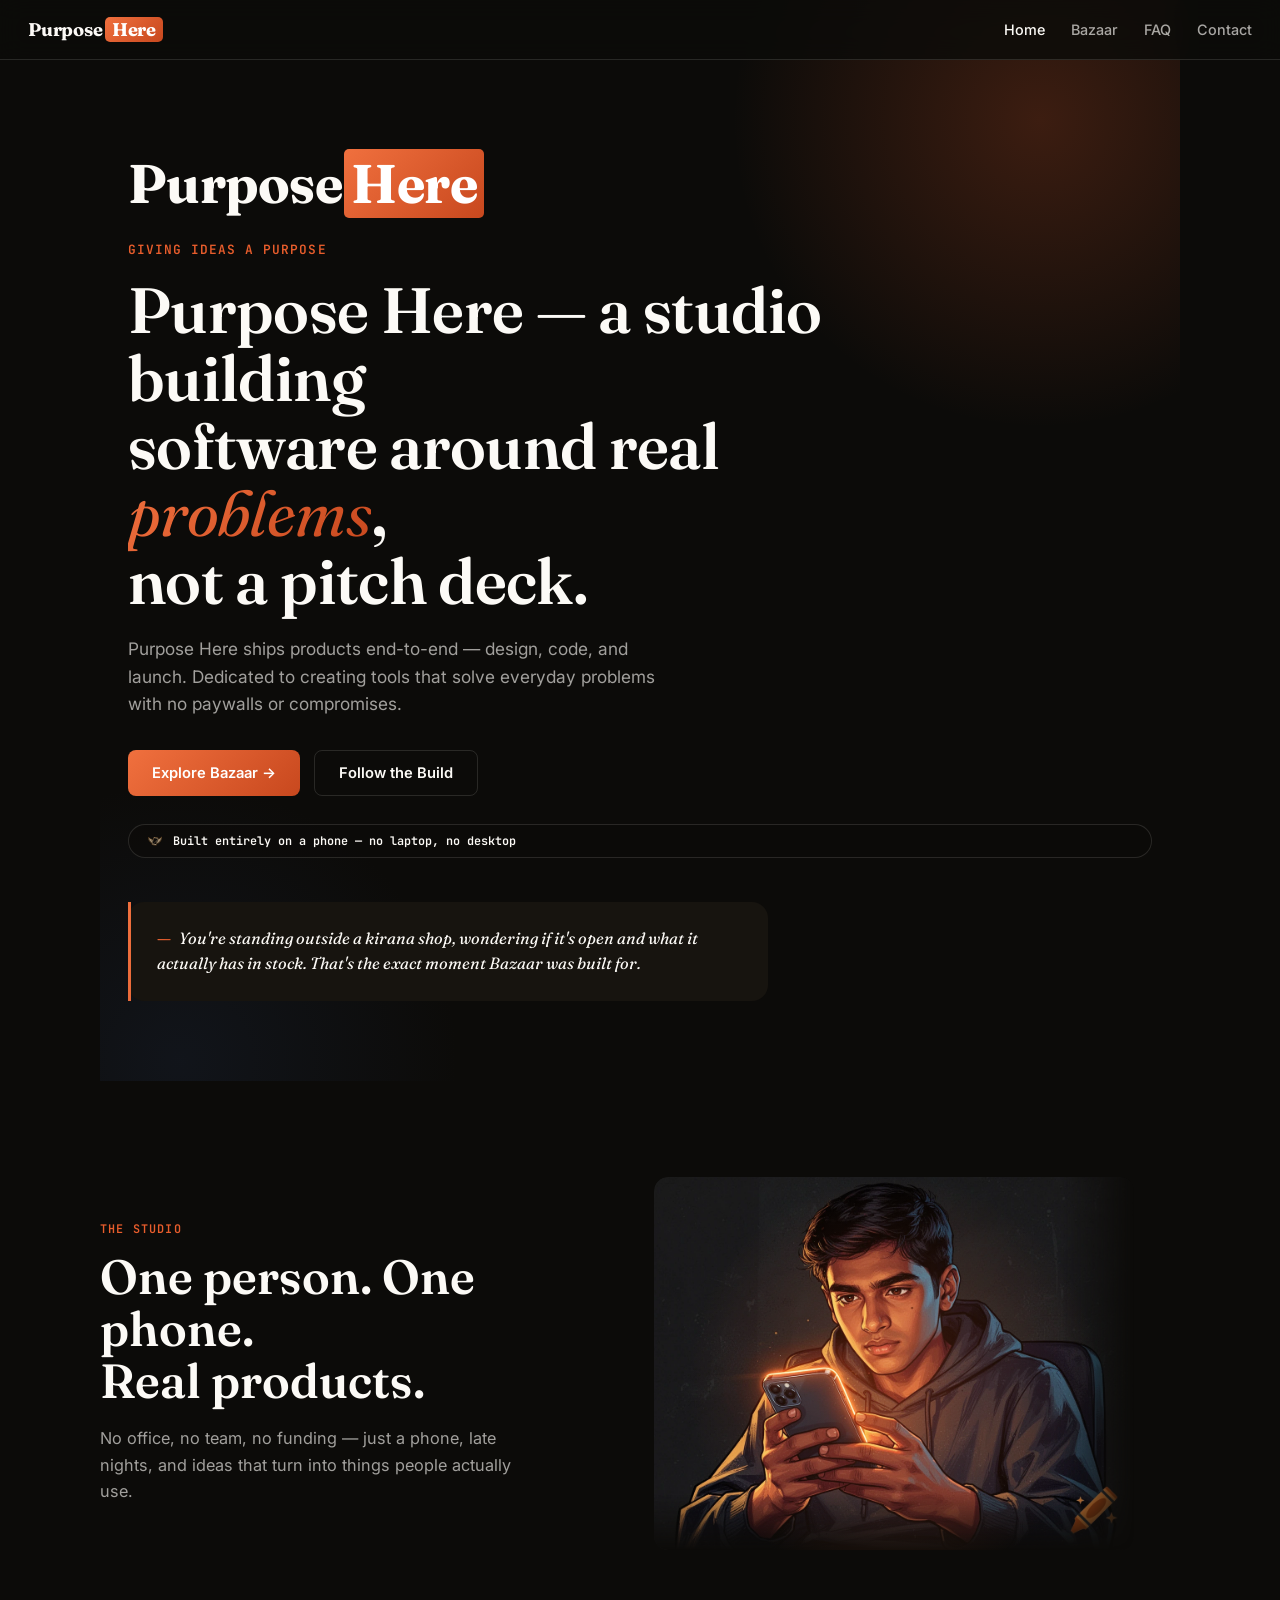
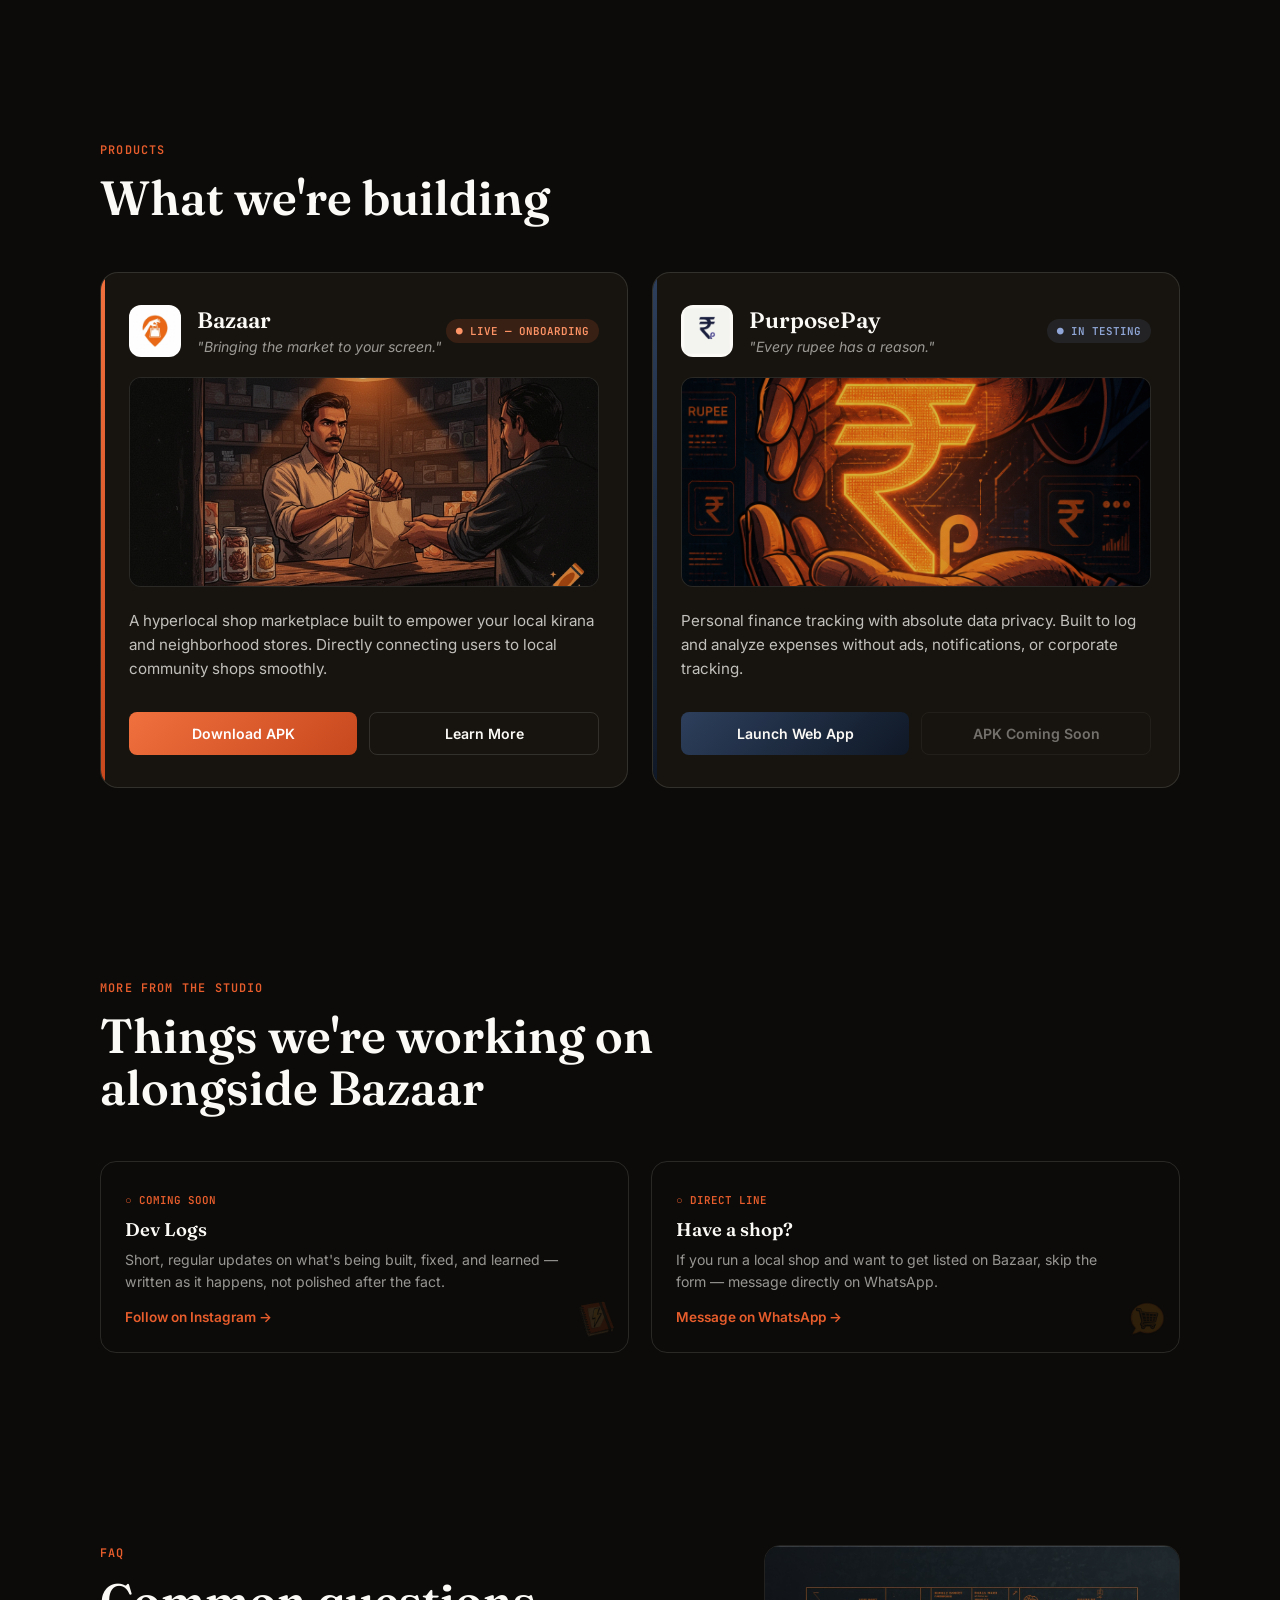
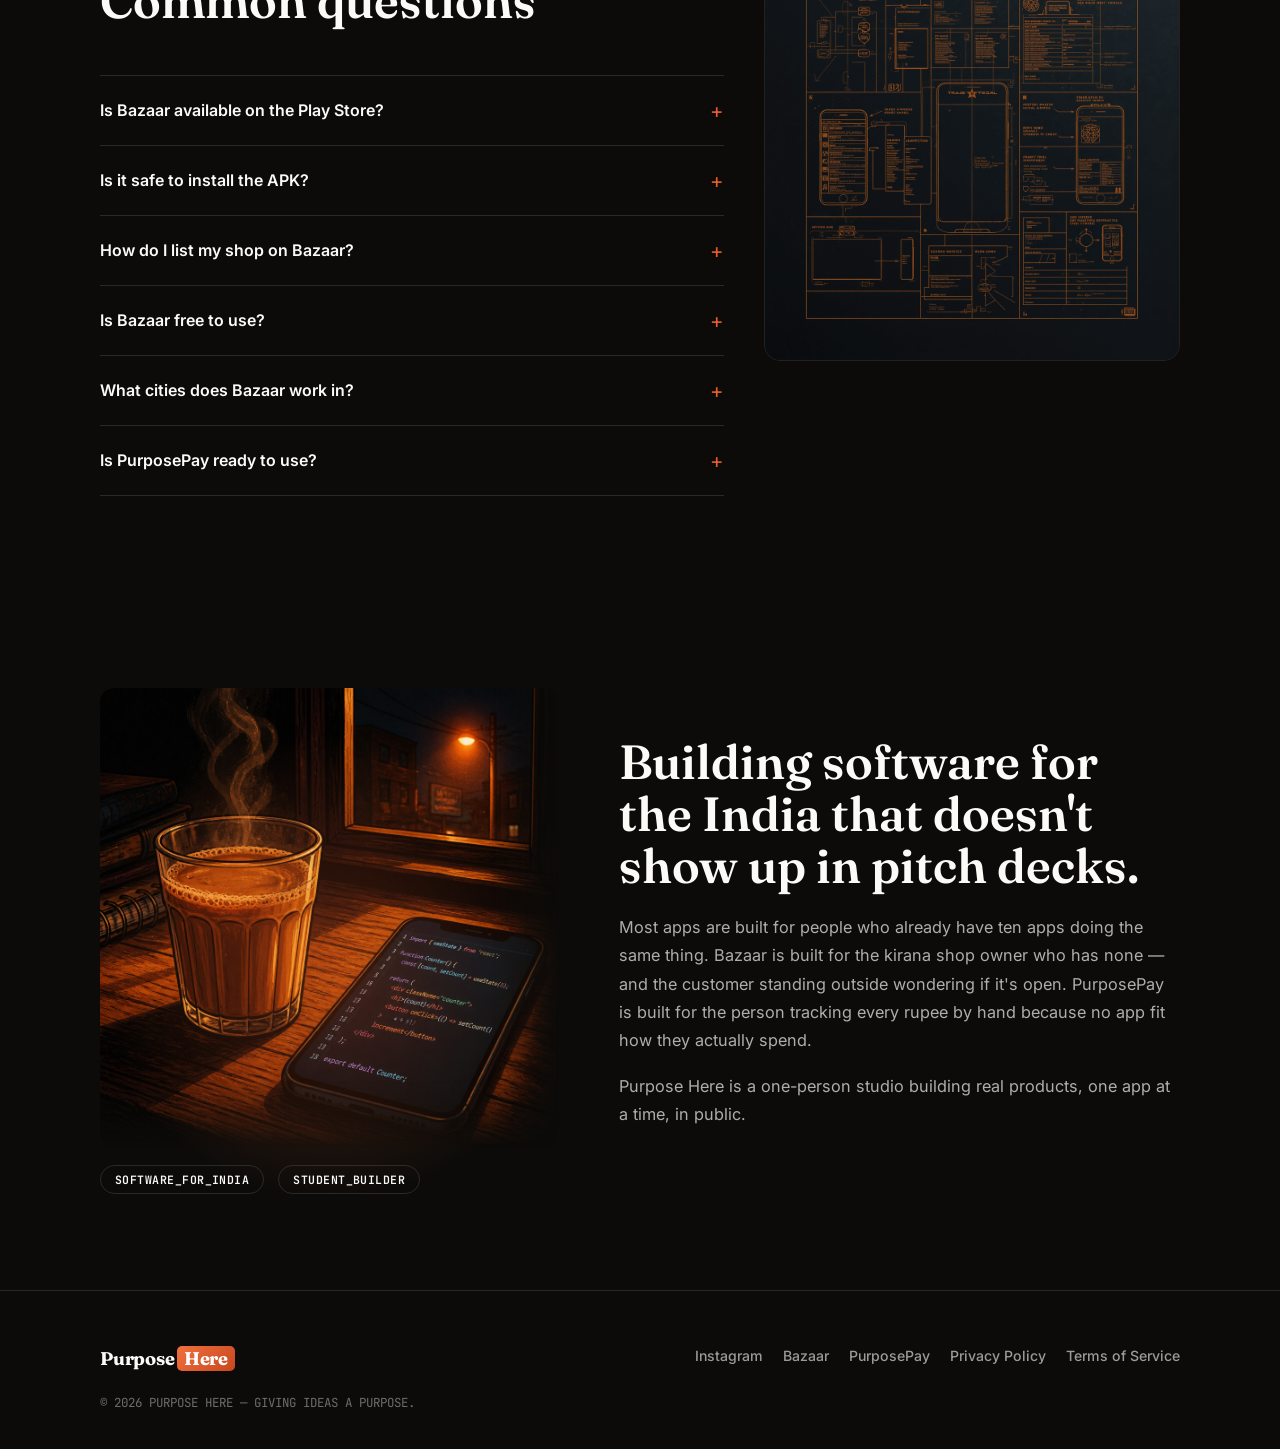
<file: index.html>
<!DOCTYPE html>
<html lang="en">
<head>
<meta charset="UTF-8">
<meta name="viewport" content="width=device-width, initial-scale=1.0">
<title>Purpose Here — Studio</title>
<link rel="icon" href="icon.png">
<link rel="manifest" href="manifest.json">
<meta name="theme-color" content="#0C0B09">
<link rel="apple-touch-icon" href="icon.png">
<meta name="description" content="Purpose Here — a one-person studio shipping real software. Bazaar is live. PurposePay is in testing.">
<meta property="og:title" content="Purpose Here">
<meta property="og:image" content="https://purposehere.is-a.dev/ph-icon.png">
<meta property="og:description" content="A one-person studio building real software, one product at a time — Bazaar and PurposePay.">
<link rel="preconnect" href="https://fonts.googleapis.com">
<link rel="preconnect" href="https://fonts.gstatic.com" crossorigin>
<link href="https://fonts.googleapis.com/css2?family=Fraunces:opsz,wght@9..144,400..900&family=Inter:wght@400;500;600;700&family=JetBrains+Mono:wght@400;500;600&display=swap" rel="stylesheet">
<link rel="stylesheet" href="styles.css">
<style>
  /* Core Hero Layout Updates */
  .hero {
    min-height: auto; display: flex; flex-direction: column; justify-content: center;
    padding: 150px 28px 80px; max-width: 1080px; margin: 0 auto; position: relative;
    overflow: hidden;
  }
  .hero::before {
    content: ""; position: absolute; top: -200px; right: -180px; width: 640px; height: 640px;
    background: radial-gradient(circle, rgba(232,93,44,0.22) 0%, rgba(232,93,44,0) 68%);
    pointer-events: none; z-index: 0;
  }
  .hero::after {
    content: ""; position: absolute; bottom: -260px; left: -200px; width: 560px; height: 560px;
    background: radial-gradient(circle, rgba(27,38,59,0.35) 0%, rgba(27,38,59,0) 70%);
    pointer-events: none; z-index: 0;
  }
  .hero > * { position: relative; z-index: 1; }
  .hero-banner {
    font-family: 'Fraunces', serif; font-weight: 700; font-size: clamp(2.2rem, 6vw, 3.4rem);
    margin-bottom: 24px; letter-spacing: -0.01em; color: var(--paper);
  }
  .ph-tagline {
    font-family: 'JetBrains Mono', monospace; font-size: 0.8rem; font-weight: 600;
    color: var(--orange); text-transform: uppercase; letter-spacing: 0.08em; margin-bottom: 18px;
  }
  .hero h1 {
    font-family: 'Fraunces', serif; font-weight: 600; color: var(--paper);
    font-size: clamp(2.2rem, 5.4vw, 4rem); line-height: 1.06; letter-spacing: -0.01em; max-width: 760px;
  }
  .hero h1 em { font-style: italic; font-weight: 400; background: var(--grad-orange); -webkit-background-clip: text; background-clip: text; color: transparent; }
  .hero p.sub { margin-top: 20px; font-size: 1.08rem; line-height: 1.6; max-width: 540px; color: var(--paper); opacity: 0.62; }
  .hero-cta { margin-top: 32px; display: flex; gap: 14px; flex-wrap: wrap; }

  /* छोटा स्पॉट इलस्ट्रेशन (Badge) - हीरो सेक्शन के लिए */
  .device-badge {
    display: inline-flex; align-items: center; gap: 10px; margin-top: 28px;
    font-family: 'JetBrains Mono', monospace; font-size: 0.74rem; font-weight: 600;
    border: 1px solid var(--line); border-radius: 100px; padding: 8px 18px; color: var(--paper);
    background: rgba(12,11,9,0.6); position: relative;
  }
  .device-badge::before {
    content: ""; display: inline-block; width: 16px; height: 16px;
    background: url('small-badge.png') no-repeat center/contain; opacity: 0.8;
  }

  .scenario {
    margin-top: 44px; padding: 24px 26px; border-radius: 16px;
    background: var(--surface); border-left: 3px solid;
    border-image: var(--grad-orange) 1; color: var(--paper);
    font-family: 'Fraunces', serif; font-style: italic; font-size: 1.02rem; line-height: 1.55;
    max-width: 640px; position: relative;
  }
  .scenario::before { content: "—"; background: var(--grad-orange); -webkit-background-clip: text; background-clip: text; color: transparent; font-style: normal; font-weight: 700; margin-right: 8px; }

  /* Studio Layout with Rockstar Art Integration */
  .builder-wrap {
    display: grid; grid-template-columns: 0.9fr 1.1fr; gap: 40px; align-items: center;
  }
  @media (max-width: 860px) { .builder-wrap { grid-template-columns: 1fr; gap: 20px; } }
  .builder-p { margin-top: 18px; font-size: 1.02rem; line-height: 1.65; opacity: 0.62; max-width: 420px; color: var(--paper); }
  
  .builder-scene {
    width: 100%; max-width: 480px; margin: 0 auto; opacity: 0; transform: translateY(24px) scale(0.96);
    transition: opacity .9s ease, transform .9s ease;
  }
  .builder-scene.in-view { opacity: 1; transform: translateY(0) scale(1); }

  /* Products Section Enhancements */
  .products-grid { display: grid; grid-template-columns: 1fr 1fr; gap: 24px; margin-top: 48px; }
  @media (max-width: 860px) { .products-grid { grid-template-columns: 1fr; } }

  .product-card {
    display: flex; flex-direction: column; justify-content: space-between;
    background: var(--surface); color: var(--paper); border-radius: 18px; padding: 32px 28px;
    transition: transform .2s, box-shadow .2s; position: relative; overflow: hidden;
    border: 1px solid var(--line); height: 100%;
  }
  .product-card:hover { transform: translateY(-3px); box-shadow: 0 18px 44px rgba(0,0,0,0.5); }
  .product-card::before { content: ""; position: absolute; left: 0; top: 0; bottom: 0; width: 4px; }
  .product-card.p-bazaar::before { background: var(--grad-orange); }
  .product-card.p-purposepay::before { background: var(--grad-navy); }
  
  .product-header { display: flex; align-items: center; justify-content: space-between; width: 100%; margin-bottom: 20px; }
  .product-info-block { display: flex; align-items: center; gap: 16px; }
  .product-icon {
    width: 52px; height: 52px; border-radius: 12px; flex-shrink: 0; overflow: hidden;
    background: var(--paper); display: flex; align-items: center; justify-content: center;
  }
  .product-icon img { width: 100%; height: 100%; object-fit: cover; }
  .product-card h3 { font-family: 'Fraunces', serif; font-size: 1.4rem; font-weight: 600; }
  .product-card .tagline { font-size: 0.88rem; opacity: 0.58; margin-top: 4px; font-style: italic; }
  
  .product-status {
    font-family: 'JetBrains Mono', monospace; font-size: 0.68rem; font-weight: 600;
    white-space: nowrap; padding: 5px 10px; border-radius: 100px;
  }
  .product-card.p-bazaar .product-status { color: #FF9466; background: rgba(232,93,44,0.16); }
  .product-card.p-purposepay .product-status { color: #8FA6D6; background: rgba(90,108,140,0.18); }
  .product-desc { font-size: 0.95rem; opacity: 0.75; line-height: 1.6; margin-bottom: 30px; flex-grow: 1; }
  
  .card-actions { display: flex; gap: 12px; width: 100%; }
  .card-actions .btn { flex: 1; justify-content: center; font-size: 0.88rem; padding: 12px 16px; }

  /* Teaser Cards Section with Spot Illustration Integration */
  .teaser-grid { display: grid; grid-template-columns: 1fr 1fr; gap: 22px; margin-top: 48px; }
  @media (max-width: 700px) { .teaser-grid { grid-template-columns: 1fr; } }
  .teaser-card {
    border: 1.5px solid var(--line); border-radius: 16px; padding: 26px 24px;
    transition: border-color .2s, transform .2s; background: transparent; position: relative; overflow: hidden;
  }
  .teaser-card:hover { border-color: var(--orange); transform: translateY(-2px); }
  
  /* छोटा स्पॉट इलस्ट्रेशन - टीज़र कार्ड्स के बैकग्राउंड के लिए */
  .teaser-card::after {
    content: ""; position: absolute; bottom: 10px; right: 10px; width: 45px; height: 45px;
    opacity: 0.15; pointer-events: none; transition: opacity 0.2s;
  }
  .teaser-card.t-log::after { background: url('small-log.png') no-repeat center/contain; }
  .teaser-card.t-whatsapp::after { background: url('small-chat.png') no-repeat center/contain; }
  .teaser-card:hover::after { opacity: 0.4; }

  .teaser-card .tlabel { font-family: 'JetBrains Mono', monospace; font-size: 0.68rem; font-weight: 600; color: var(--orange); text-transform: uppercase; }
  .teaser-card h3 { font-family: 'Fraunces', serif; font-size: 1.15rem; font-weight: 600; margin-top: 10px; color: var(--paper); }
  .teaser-card p { font-size: 0.88rem; opacity: 0.58; margin-top: 8px; line-height: 1.55; color: var(--paper); padding-right: 30px; }
  .teaser-card .go { display: inline-flex; align-items: center; gap: 6px; margin-top: 16px; font-size: 0.85rem; font-weight: 600; color: var(--orange); }

  /* Story Layout Section */
  .story-section { display: grid; grid-template-columns: 0.9fr 1.1fr; gap: 60px; align-items: center; }
  @media (max-width: 860px) { .story-section { grid-template-columns: 1fr; gap: 30px; } }
  .story-section p { font-size: 1.02rem; line-height: 1.72; opacity: 0.68; margin-bottom: 18px; color: var(--paper); }
  .story-tag {
    font-family: 'JetBrains Mono', monospace; font-size: 0.72rem; font-weight: 600; color: var(--paper);
    border: 1px solid var(--line); border-radius: 100px; padding: 6px 14px; display: inline-block; margin-right: 6px;
  }

  /* ---------- ROCKSTAR GAMES BLEND & CSS ANIMATIONS ---------- */
  .rk-blend-right {
    position: relative; display: inline-block; width: 100%; background-color: var(--bg);
  }
  .rk-blend-right img {
    width: 100%; height: auto; display: block; border-radius: 14px;
    mask-image: linear-gradient(to bottom, rgba(0,0,0,1) 85%, rgba(0,0,0,0) 100%),
                linear-gradient(to right, rgba(0,0,0,1) 85%, rgba(0,0,0,0) 100%);
    -webkit-mask-image: linear-gradient(to bottom, rgba(0,0,0,1) 85%, rgba(0,0,0,0) 100%),
                        linear-gradient(to right, rgba(0,0,0,1) 85%, rgba(0,0,0,0) 100%);
    mask-composite: intersect; -webkit-mask-composite: source-in;
  }
  .rk-glow-pulse { position: relative; }
  .rk-glow-pulse::after {
    content: ""; position: absolute; top: 0; left: 0; right: 0; bottom: 0; border-radius: 14px;
    background: radial-gradient(circle at 50% 55%, rgba(232, 93, 44, 0.28) 0%, rgba(232, 93, 44, 0) 65%);
    pointer-events: none; mix-blend-mode: screen; animation: rkScreenPulse 2.6s ease-in-out infinite;
  }
  @keyframes rkScreenPulse {
    0%, 100% { opacity: 0.45; }
    50% { opacity: 1; }
  }
  .card-art-container {
    width: 100%; height: 210px; overflow: hidden; border-radius: 12px;
    margin-bottom: 22px; background-color: var(--bg); position: relative; border: 1px solid var(--line);
  }
  .card-art-container img {
    width: 100%; height: 100%; object-fit: cover; opacity: 0.82; transition: opacity 0.3s, transform 0.3s;
  }
  .product-card:hover .card-art-container img { opacity: 1; transform: scale(1.02); }

  /* FAQ Layout with Small Illustration Integration */
  .faq-blueprint-wrap {
    display: grid; grid-template-columns: 1.2fr 0.8fr; gap: 40px; align-items: start;
  }
  @media (max-width: 860px) { .faq-blueprint-wrap { grid-template-columns: 1fr; } .faq-blueprint-img { display: none; } }
  .faq-blueprint-img img {
    width: 100%; height: auto; border-radius: 16px; border: 1px solid var(--line); opacity: 0.8;
  }
</style>
  <script type="application/ld+json">
{
  "@context": "https://schema.org",
  "@type": "Organization",
  "name": "Purpose Here",
  "url": "https://purposehere.is-a.dev/",
  "logo": "https://purposehere.is-a.dev/ph-icon.png",
  "description": "A one-person studio building real software — Bazaar and PurposePay.",
  "sameAs": [
    "https://instagram.com/sachintiwari_here"
  ]
}
  </script>
</head>
<body>

<nav>
  <a href="index.html" class="ph-banner"><span class="p1">Purpose</span><span class="p2">Here</span></a>
  <div class="navlinks">
    <a href="index.html" class="active">Home</a>
    <a href="bazaar.html">Bazaar</a>
    <a href="#faq">FAQ</a>
    <a href="#contact">Contact</a>
  </div>
</nav>

<section class="hero">
  <div class="hero-banner ph-banner"><span class="p1">Purpose</span><span class="p2">Here</span></div>
  <div class="ph-tagline">Giving Ideas a Purpose</div>
  <h1>Purpose Here — a studio building<br>software around real <em>problems</em>,<br>not a pitch deck.</h1>
  <p class="sub">Purpose Here ships products end-to-end — design, code, and launch. Dedicated to creating tools that solve everyday problems with no paywalls or compromises.</p>
  <div class="hero-cta">
    <a href="bazaar.html" class="btn btn-orange">Explore Bazaar →</a>
    <a href="https://instagram.com/sachintiwari_here" class="btn btn-ghost">Follow the Build</a>
  </div>
  <!-- छोटा स्पॉट इलस्ट्रेशन आइकॉन के साथ सिंक -->
  <div class="device-badge">Built entirely on a phone — no laptop, no desktop</div>
  <div class="scenario">You're standing outside a kirana shop, wondering if it's open and what it actually has in stock. That's the exact moment Bazaar was built for.</div>
</section>

<!-- MAIN STUDIO IMAGE -->
<section id="builder">
  <div class="wrap builder-wrap">
    <div class="builder-text">
      <span class="label">THE STUDIO</span>
      <h2 class="title">One person. One phone.<br>Real products.</h2>
      <p class="builder-p">No office, no team, no funding — just a phone, late nights, and ideas that turn into things people actually use.</p>
    </div>
    <div class="builder-scene rk-glow-pulse rk-blend-right" id="builderScene">
      <img src="hero-dev.png" alt="Solo Builder At Night — Purpose Here">
    </div>
  </div>
</section>

<!-- PRODUCTS SECTION -->
<section id="products">
  <div class="wrap">
    <span class="label">PRODUCTS</span>
    <h2 class="title">What we're building</h2>

    <div class="products-grid">
      <!-- BAZAAR CARD -->
      <div class="product-card p-bazaar">
        <div>
          <div class="product-header">
            <div class="product-info-block">
              <div class="product-icon"><img src="icon.png" alt="Bazaar"></div>
              <div>
                <h3>Bazaar</h3>
                <div class="tagline">"Bringing the market to your screen."</div>
              </div>
            </div>
            <span class="product-status">● LIVE — ONBOARDING</span>
          </div>
          
          <div class="card-art-container">
            <img src="bazaar-shop.png" alt="Bazaar Local Marketplace">
          </div>

          <p class="product-desc">A hyperlocal shop marketplace built to empower your local kirana and neighborhood stores. Directly connecting users to local community shops smoothly.</p>
        </div>
        <div class="card-actions">
          <a href="bazaar-release.apk" class="btn btn-orange" download>Download APK</a>
          <a href="bazaar.html" class="btn btn-ghost">Learn More</a>
        </div>
      </div>

      <!-- PURPOSE PAY CARD (यहाँ तुम icon.png या जो भी सही नाम है वो बदल सकते हो) -->
      <div class="product-card p-purposepay">
        <div>
          <div class="product-header">
            <div class="product-info-block">
              <!-- तुम यहाँ src="icon.png" या अपने सही लोगो का नाम बदल सकते हो -->
              <div class="product-icon"><img src="icon1.png" alt="PurposePay"></div>
              <div>
                <h3>PurposePay</h3>
                <div class="tagline">"Every rupee has a reason."</div>
              </div>
            </div>
            <span class="product-status">● IN TESTING</span>
          </div>

          <div class="card-art-container rk-glow-pulse">
            <img src="purpose-rupee.png" alt="PurposePay Indian Rupee Tracking">
          </div>

          <p class="product-desc">Personal finance tracking with absolute data privacy. Built to log and analyze expenses without ads, notifications, or corporate tracking.</p>
        </div>
        <div class="card-actions">
          <a href="https://purposepay.netlify.app/" target="_blank" class="btn btn-navy">Launch Web App</a>
          <a href="#" class="btn btn-ghost" style="opacity: 0.4; cursor: not-allowed;" onclick="return false;">APK Coming Soon</a>
        </div>
      </div>
    </div>
  </div>
</section>

<!-- MORE FROM THE STUDIO WITH INTEGRATED SPOT ILLUSTRATIONS -->
<section id="more">
  <div class="wrap">
    <span class="label">MORE FROM THE STUDIO</span>
    <h2 class="title">Things we're working on alongside Bazaar</h2>
    <div class="teaser-grid">
      <!-- छोटे बैकग्राउंड इलस्ट्रेशन के साथ कार्ड -->
      <div class="teaser-card t-log">
        <span class="tlabel">○ COMING SOON</span>
        <h3>Dev Logs</h3>
        <p>Short, regular updates on what's being built, fixed, and learned — written as it happens, not polished after the fact.</p>
        <a href="https://instagram.com/sachintiwari_here" class="go">Follow on Instagram →</a>
      </div>
      <!-- छोटे बैकग्राउंड इलस्ट्रेशन के साथ कार्ड -->
      <div class="teaser-card t-whatsapp">
        <span class="tlabel">○ DIRECT LINE</span>
        <h3>Have a shop?</h3>
        <p>If you run a local shop and want to get listed on Bazaar, skip the form — message directly on WhatsApp.</p>
        <a href="https://wa.me/919910377585?text=Hi%2C%20I%20want%20to%20list%20my%20shop%20on%20Bazaar" class="go">Message on WhatsApp →</a>
      </div>
    </div>
  </div>
</section>

<!-- FAQ SECTION WITH BLUEPRINT -->
<section id="faq">
  <div class="wrap faq-blueprint-wrap">
    <div>
      <span class="label">FAQ</span>
      <h2 class="title">Common questions</h2>
      <div class="faq-list">
        <div class="faq-item">
          <div class="faq-q">Is Bazaar available on the Play Store?<span class="plus">+</span></div>
          <div class="faq-a"><p>Not yet. Bazaar is currently available as a direct APK download from our hub while we onboard our first shopkeepers and gather feedback. A Play Store release is planned for a later stage.</p></div>
        </div>
        <div class="faq-item">
          <div class="faq-q">Is it safe to install the APK?<span class="plus">+</span></div>
          <div class="faq-a"><p>Yes. Your phone may show an "unknown source" warning since it's outside the Play Store — this is normal for direct APK installs. You'll need to allow installation from this source once.</p></div>
        </div>
        <div class="faq-item">
          <div class="faq-q">How do I list my shop on Bazaar?<span class="plus">+</span></div>
          <div class="faq-a"><p>Message us directly on WhatsApp — link above. We're onboarding shopkeepers personally right now, so you'll be talking to a real person, not a form.</p></div>
        </div>
        <div class="faq-item">
          <div class="faq-q">Is Bazaar free to use?<span class="plus">+</span></div>
          <div class="faq-a"><p>Yes, Bazaar is free for customers to browse and order. We're still finalizing how the shop-owner side will work long-term.</p></div>
        </div>
        <div class="faq-item">
          <div class="faq-q">What cities does Bazaar work in?<span class="plus">+</span></div>
          <div class="faq-a"><p>Bazaar is starting hyperlocal — currently onboarding shops in Delhi as the first market before expanding further.</p></div>
        </div>
        <div class="faq-item">
          <div class="faq-q">Is PurposePay ready to use?<span class="plus">+</span></div>
          <div class="faq-a"><p>The core features are — expense tracking, budgets, and goals all work today in local mode. Google sign-in, UPI upgrade, and AI insights are still being fixed, so stick to local mode for now. <a href="https://purposepay.netlify.app/" style="color:var(--orange); font-weight:600;">Try it here.</a></p></div>
        </div>
      </div>
    </div>
    <div class="faq-blueprint-img">
      <img src="blueprint.png" alt="Studio UI Blueprint Layout">
    </div>
  </div>
</section>

<!-- STORY SECTION WITH CHAI IMAGES -->
<section id="story">
  <div class="wrap story-section">
    <div class="rk-glow-pulse rk-blend-right">
      <img src="chai-code.png" alt="Chai and Code — Late Night Coding Session">
      <div style="margin-top: 18px; display: flex; flex-wrap: wrap; gap: 8px;">
        <span class="story-tag mono">SOFTWARE_FOR_INDIA</span>
        <span class="story-tag mono">STUDENT_BUILDER</span>
      </div>
    </div>
    <div>
      <h2 class="title" style="margin-bottom:22px;">Building software for the India that doesn't show up in pitch decks.</h2>
      <p>Most apps are built for people who already have ten apps doing the same thing. Bazaar is built for the kirana shop owner who has none — and the customer standing outside wondering if it's open. PurposePay is built for the person tracking every rupee by hand because no app fit how they actually spend.</p>
      <p>Purpose Here is a one-person studio building real products, one app at a time, in public.</p>
    </div>
  </div>
</section>

<footer id="contact">
  <div class="foot-grid">
    <a href="index.html" class="ph-banner"><span class="p1">Purpose</span><span class="p2">Here</span></a>
    <div class="foot-links">
      <a href="https://instagram.com/sachintiwari_here">Instagram</a>
      <a href="bazaar.html">Bazaar</a>
      <a href="https://purposepay.netlify.app/">PurposePay</a>
      <a href="privacy.html">Privacy Policy</a>
      <a href="terms.html">Terms of Service</a>
    </div>
  </div>
  <div class="copyright">© 2026 PURPOSE HERE — GIVING IDEAS A PURPOSE.</div>
</footer>

<script src="main.js"></script>
<script>
  var scene = document.getElementById('builderScene');
  if (scene) {
    var reveal = function(){ scene.classList.add('in-view'); };
    try {
      var io = new IntersectionObserver(function(entries){
        entries.forEach(function(e){ if (e.isIntersecting) { reveal(); io.unobserve(scene); } });
      }, { threshold: 0.1 });
      io.observe(scene);
    } catch(err) { reveal(); }
    setTimeout(reveal, 1200);
  }
</script>
</body>
</html>
</file>
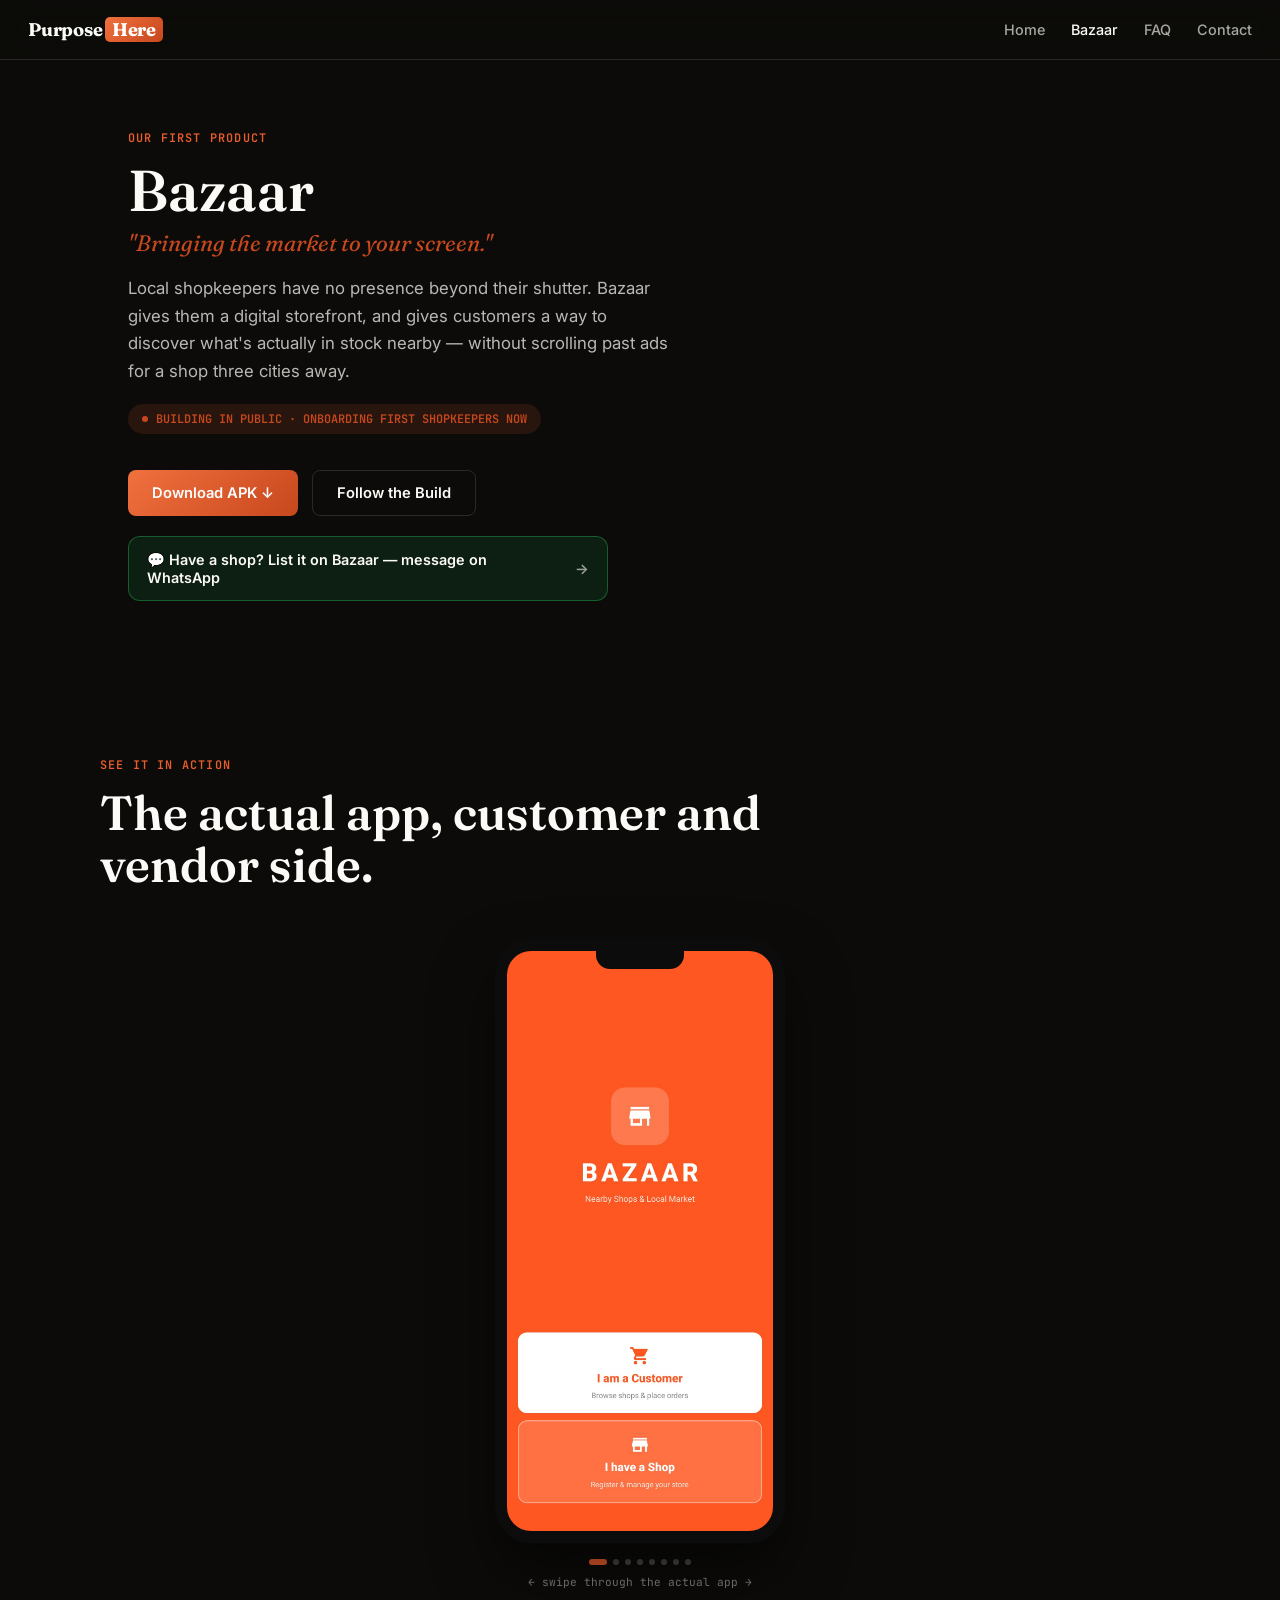
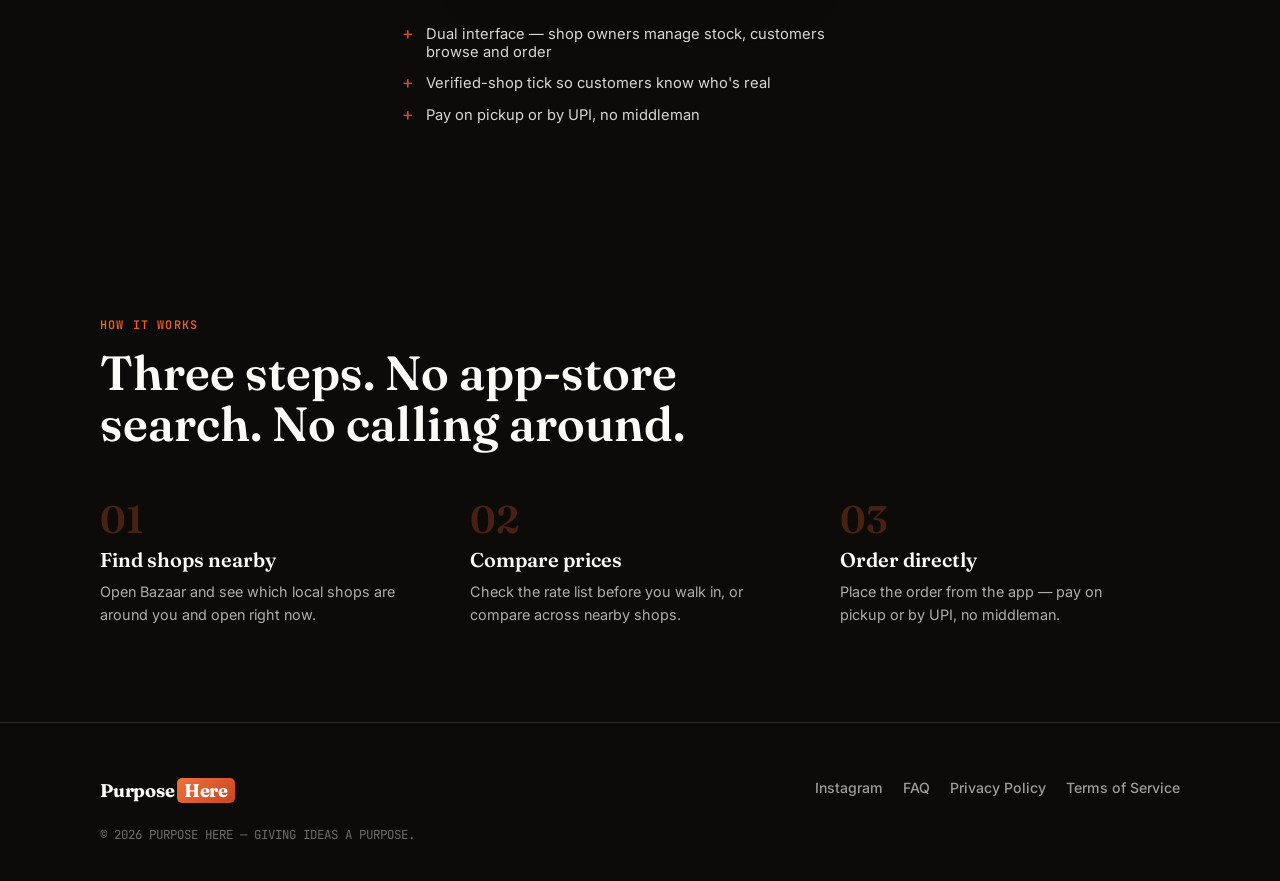
<file: .trashed-1786081437-bazaar.html>
<!DOCTYPE html>
<html lang="en">
<head>
<meta charset="UTF-8">
<meta name="viewport" content="width=device-width, initial-scale=1.0">
<title>Bazaar: Nearby Shops — Purpose Here</title>
<link rel="icon" href="icon.png">
<link rel="manifest" href="manifest.json">
<meta name="theme-color" content="#E85D2C">
<link rel="apple-touch-icon" href="icon.png">
<meta name="description" content="Bazaar — bringing the market to your screen. Discover nearby shops, compare prices, order directly.">
<meta property="og:title" content="Bazaar: Nearby Shops">
<meta property="og:description" content="Bringing the market to your screen.">
<link rel="preconnect" href="https://fonts.googleapis.com">
<link rel="preconnect" href="https://fonts.gstatic.com" crossorigin>
<link href="https://fonts.googleapis.com/css2?family=Fraunces:opsz,wght@9..144,400..900&family=Inter:wght@400;500;600;700&family=JetBrains+Mono:wght@400;500;600&display=swap" rel="stylesheet">
<link rel="stylesheet" href="styles.css">
<style>
  .bz-hero{
    padding:130px 28px 60px; max-width:1080px; margin:0 auto;
  }
  .bz-tagline{
    font-family:'Fraunces',serif; font-style:italic; font-size:1.4rem; font-weight:400;
    color:var(--orange-deep); margin-top:8px; margin-bottom:18px;
  }
  .bz-hero h1{
    font-family:'Fraunces',serif; font-weight:600; font-size:clamp(2.2rem,5.4vw,3.6rem);
    line-height:1.06; max-width:680px;
  }
  .bz-hero p.sub{ margin-top:18px; font-size:1.05rem; line-height:1.65; max-width:540px; opacity:0.72; }

  .status-pill{
    display:inline-flex; align-items:center; gap:8px;
    font-family:'JetBrains Mono',monospace; font-size:0.74rem; font-weight:600;
    background:rgba(232,93,44,0.12); color:var(--orange-deep);
    padding:7px 14px; border-radius:100px; margin-top:18px; margin-bottom:8px;
  }
  .status-pill .dot{width:6px;height:6px;border-radius:50%;background:var(--orange-deep); animation:pulse 1.8s infinite;}
  @keyframes pulse{0%,100%{opacity:1;}50%{opacity:0.3;}}

  .bz-cta{ margin-top:28px; display:flex; gap:14px; flex-wrap:wrap; }
  .shopkeeper-cta{
    display:inline-flex; align-items:center; gap:12px; margin-top:20px;
    background:rgba(37,211,102,0.1); border:1.5px solid rgba(37,211,102,0.35);
    border-radius:12px; padding:14px 18px; font-size:0.9rem; font-weight:600;
    color:var(--ink); transition:background .2s, transform .2s; max-width:480px;
  }
  .shopkeeper-cta:hover{ background:rgba(37,211,102,0.18); transform:translateY(-2px); }
  .shopkeeper-cta .arrow{ margin-left:auto; opacity:0.6; }

  /* Carousel section - dark band */
  .carousel-section{ background:var(--ink); color:var(--paper); border-radius:24px; margin:0 16px; }
  .carousel-section .label{ color:var(--orange); }
  .phone-carousel{ width:290px; margin:48px auto 0; }
  .phone-frame{
    background:#0c0c0c; border-radius:36px; padding:12px;
    box-shadow:0 30px 60px rgba(0,0,0,0.5); position:relative;
  }
  .phone-notch{
    position:absolute; top:12px; left:50%; transform:translateX(-50%);
    width:88px; height:18px; background:#0c0c0c; border-radius:0 0 14px 14px; z-index:2;
  }
  .carousel-track{
    display:flex; overflow-x:auto; scroll-snap-type:x mandatory;
    border-radius:24px; -webkit-overflow-scrolling:touch; scrollbar-width:none;
  }
  .carousel-track::-webkit-scrollbar{ display:none; }
  .carousel-track img{
    width:100%; flex:0 0 100%; scroll-snap-align:center;
    display:block; height:580px; object-fit:cover; object-position:top; background:#fff;
  }
  .carousel-dots{ display:flex; justify-content:center; gap:6px; margin-top:16px; }
  .carousel-dots span{ width:6px; height:6px; border-radius:50%; background:rgba(252,250,246,0.25); transition:background .2s, width .2s; }
  .carousel-dots span.active{ background:var(--orange); width:18px; border-radius:4px; }
  .carousel-hint{ text-align:center; font-family:'JetBrains Mono',monospace; font-size:0.7rem; opacity:0.4; margin-top:10px; }

  .feature-list{ display:flex; flex-direction:column; gap:13px; margin-top:36px; max-width:480px; margin-left:auto; margin-right:auto; }
  .feature-list div{ display:flex; gap:11px; align-items:flex-start; font-size:0.92rem; opacity:0.85; }
  .feature-list .tick{ color:var(--orange); font-weight:700; }

  /* How it works */
  .how-grid{ display:grid; grid-template-columns:repeat(3,1fr); gap:30px; margin-top:50px; }
  @media (max-width:860px){ .how-grid{grid-template-columns:1fr; gap:36px;} }
  .how-num{ font-family:'Fraunces',serif; font-size:2.4rem; font-weight:600; color:rgba(232,93,44,0.28); display:block; line-height:1; }
  .how-step h3{ font-family:'Fraunces',serif; font-size:1.25rem; font-weight:600; margin-top:8px; }
  .how-step p{ font-size:0.9rem; opacity:0.68; margin-top:8px; line-height:1.6; max-width:300px; }
</style>
</head>
<body>

<nav>
  <a href="index.html" class="ph-banner"><span class="p1">Purpose</span><span class="p2">Here</span></a>
  <div class="navlinks">
    <a href="index.html">Home</a>
    <a href="bazaar.html" class="active">Bazaar</a>
    <a href="index.html#faq">FAQ</a>
    <a href="index.html#contact">Contact</a>
  </div>
</nav>

<div class="bz-hero">
  <span class="label">OUR FIRST PRODUCT</span>
  <h1>Bazaar</h1>
  <div class="bz-tagline">"Bringing the market to your screen."</div>
  <p class="sub">Local shopkeepers have no presence beyond their shutter. Bazaar gives them a digital storefront, and gives customers a way to discover what's actually in stock nearby — without scrolling past ads for a shop three cities away.</p>

  <div class="status-pill"><span class="dot"></span>BUILDING IN PUBLIC · ONBOARDING FIRST SHOPKEEPERS NOW</div>

  <div class="bz-cta">
    <a href="https://drive.google.com/uc?export=download&id=1cqMkyef087T2KyIrzPQ7swjCarUPVy2G" class="btn btn-orange">Download APK ↓</a>
    <a href="https://instagram.com/sachintiwari_here" class="btn btn-ghost">Follow the Build</a>
  </div>

  <a href="https://wa.me/919910377585?text=Hi%2C%20I%20want%20to%20list%20my%20shop%20on%20Bazaar" class="shopkeeper-cta">
    <span>💬 Have a shop? List it on Bazaar — message on WhatsApp</span>
    <span class="arrow">→</span>
  </a>
</div>

<section class="carousel-section">
  <div class="wrap">
    <span class="label">SEE IT IN ACTION</span>
    <h2 class="title">The actual app, customer and vendor side.</h2>

    <div class="phone-carousel" aria-label="Bazaar app screenshots">
      <div class="phone-frame">
        <div class="phone-notch"></div>
        <div class="carousel-track" id="carouselTrack">
          <img src="screenshots/1000027518.png" alt="Bazaar onboarding screen — choose Customer or Shop">
          <img src="screenshots/1000027519.png" alt="Bazaar home screen — nearby shops list">
          <img src="screenshots/1000027520.png" alt="Bazaar shop profile — rate list">
          <img src="screenshots/1000027530.png" alt="Bazaar order screen — cash on pickup or UPI">
          <img src="screenshots/1000027526.png" alt="Bazaar vendor dashboard">
          <img src="screenshots/1000027521.png" alt="Bazaar shop info — call and WhatsApp">
          <img src="screenshots/1000027527.png" alt="Bazaar vendor products screen">
          <img src="screenshots/1000027528.png" alt="Bazaar vendor incoming order">
        </div>
      </div>
      <div class="carousel-dots" id="carouselDots"></div>
      <p class="carousel-hint">← swipe through the actual app →</p>
    </div>

    <div class="feature-list">
      <div><span class="tick">＋</span> Dual interface — shop owners manage stock, customers browse and order</div>
      <div><span class="tick">＋</span> Verified-shop tick so customers know who's real</div>
      <div><span class="tick">＋</span> Pay on pickup or by UPI, no middleman</div>
    </div>
  </div>
</section>

<section id="how">
  <div class="wrap">
    <span class="label">HOW IT WORKS</span>
    <h2 class="title">Three steps. No app-store search. No calling around.</h2>
    <div class="how-grid">
      <div class="how-step">
        <span class="how-num">01</span>
        <h3>Find shops nearby</h3>
        <p>Open Bazaar and see which local shops are around you and open right now.</p>
      </div>
      <div class="how-step">
        <span class="how-num">02</span>
        <h3>Compare prices</h3>
        <p>Check the rate list before you walk in, or compare across nearby shops.</p>
      </div>
      <div class="how-step">
        <span class="how-num">03</span>
        <h3>Order directly</h3>
        <p>Place the order from the app — pay on pickup or by UPI, no middleman.</p>
      </div>
    </div>
  </div>
</section>

<footer id="contact">
  <div class="foot-grid">
    <a href="index.html" class="ph-banner"><span class="p1">Purpose</span><span class="p2">Here</span></a>
    <div class="foot-links">
      <a href="https://instagram.com/sachintiwari_here">Instagram</a>
      <a href="index.html#faq">FAQ</a>
      <a href="privacy.html">Privacy Policy</a>
      <a href="terms.html">Terms of Service</a>
    </div>
  </div>
  <div class="copyright">© 2026 PURPOSE HERE — GIVING IDEAS A PURPOSE.</div>
</footer>

<script src="main.js"></script>
</body>
</html>
</file>
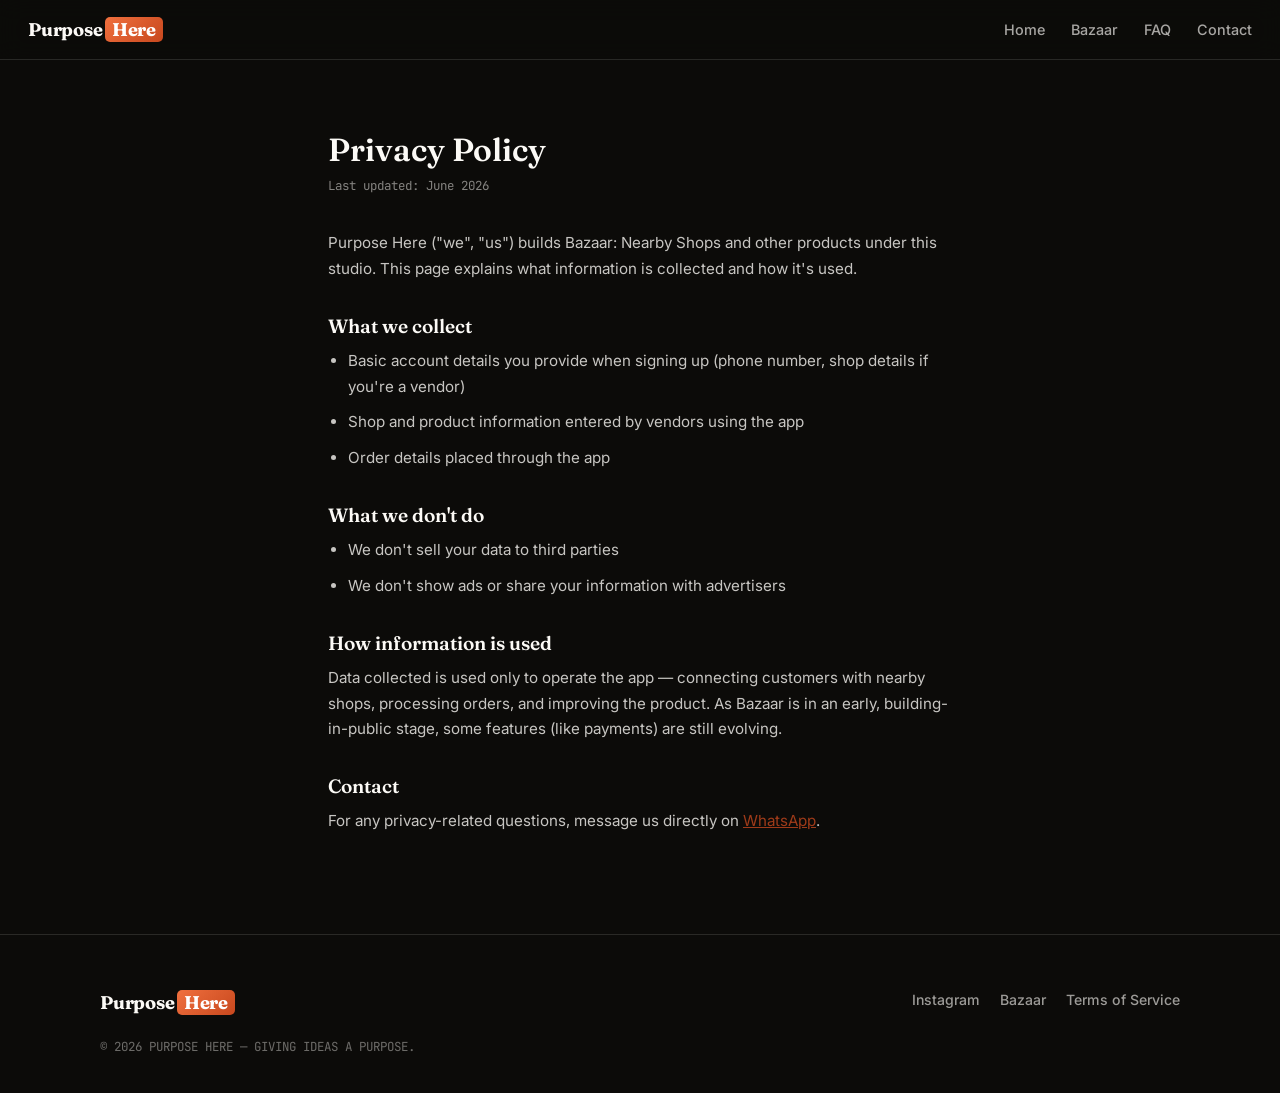
<file: .trashed-1786081437-privacy.html>
<!DOCTYPE html>
<html lang="en">
<head>
<meta charset="UTF-8">
<meta name="viewport" content="width=device-width, initial-scale=1.0">
<title>Privacy Policy — Purpose Here</title>
<link rel="icon" href="icon.png">
<link href="https://fonts.googleapis.com/css2?family=Fraunces:opsz,wght@9..144,400..900&family=Inter:wght@400;500;600;700&family=JetBrains+Mono:wght@400;500;600&display=swap" rel="stylesheet">
<link rel="stylesheet" href="styles.css">
<style>
  .legal{ max-width:680px; margin:0 auto; padding:130px 28px 90px; }
  .legal h1{ font-family:'Fraunces',serif; font-weight:600; font-size:2rem; margin-bottom:8px; }
  .legal .updated{ font-family:'JetBrains Mono',monospace; font-size:0.78rem; opacity:0.5; margin-bottom:36px; }
  .legal h2{ font-family:'Fraunces',serif; font-weight:600; font-size:1.2rem; margin-top:32px; margin-bottom:10px; }
  .legal p, .legal li{ font-size:0.95rem; line-height:1.7; opacity:0.78; margin-bottom:10px; }
  .legal ul{ padding-left:20px; }
</style>
</head>
<body>

<nav>
  <a href="index.html" class="ph-banner"><span class="p1">Purpose</span><span class="p2">Here</span></a>
  <div class="navlinks">
    <a href="index.html">Home</a>
    <a href="bazaar.html">Bazaar</a>
    <a href="index.html#faq">FAQ</a>
    <a href="index.html#contact">Contact</a>
  </div>
</nav>

<div class="legal">
  <h1>Privacy Policy</h1>
  <div class="updated">Last updated: June 2026</div>

  <p>Purpose Here ("we", "us") builds Bazaar: Nearby Shops and other products under this studio. This page explains what information is collected and how it's used.</p>

  <h2>What we collect</h2>
  <ul>
    <li>Basic account details you provide when signing up (phone number, shop details if you're a vendor)</li>
    <li>Shop and product information entered by vendors using the app</li>
    <li>Order details placed through the app</li>
  </ul>

  <h2>What we don't do</h2>
  <ul>
    <li>We don't sell your data to third parties</li>
    <li>We don't show ads or share your information with advertisers</li>
  </ul>

  <h2>How information is used</h2>
  <p>Data collected is used only to operate the app — connecting customers with nearby shops, processing orders, and improving the product. As Bazaar is in an early, building-in-public stage, some features (like payments) are still evolving.</p>

  <h2>Contact</h2>
  <p>For any privacy-related questions, message us directly on <a href="https://wa.me/919910377585" style="color:var(--orange-deep); text-decoration:underline;">WhatsApp</a>.</p>
</div>

<footer id="contact">
  <div class="foot-grid">
    <a href="index.html" class="ph-banner"><span class="p1">Purpose</span><span class="p2">Here</span></a>
    <div class="foot-links">
      <a href="https://instagram.com/sachintiwari_here">Instagram</a>
      <a href="bazaar.html">Bazaar</a>
      <a href="terms.html">Terms of Service</a>
    </div>
  </div>
  <div class="copyright">© 2026 PURPOSE HERE — GIVING IDEAS A PURPOSE.</div>
</footer>

<script src="main.js"></script>
</body>
</html>
</file>
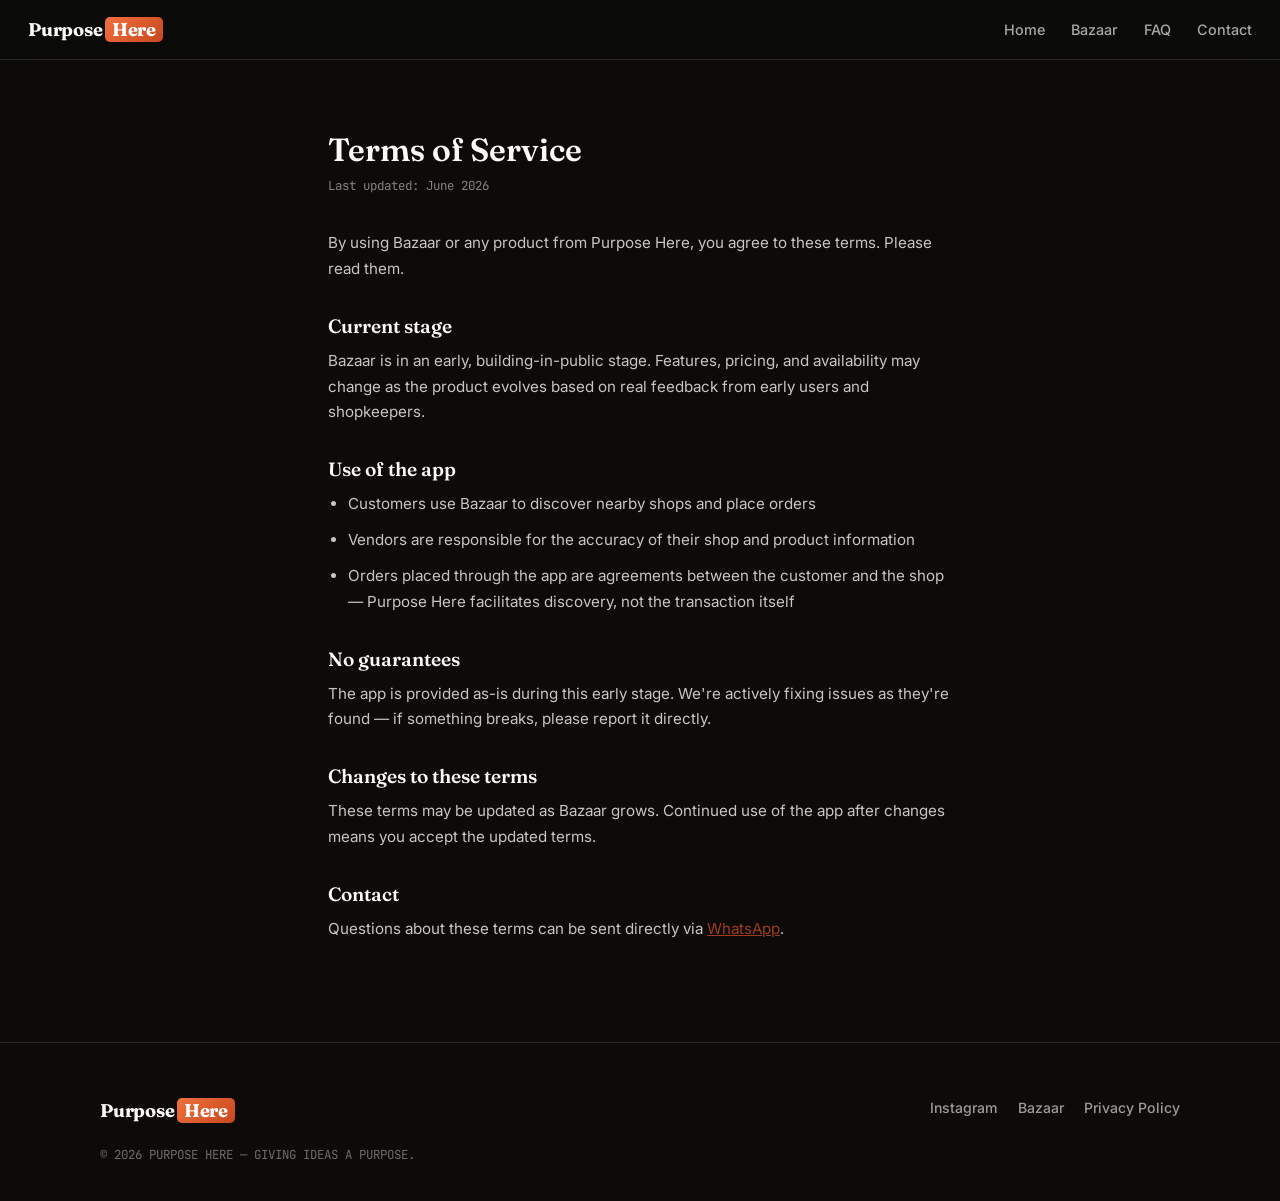
<file: .trashed-1786081438-terms.html>
<!DOCTYPE html>
<html lang="en">
<head>
<meta charset="UTF-8">
<meta name="viewport" content="width=device-width, initial-scale=1.0">
<title>Terms of Service — Purpose Here</title>
<link rel="icon" href="icon.png">
<link href="https://fonts.googleapis.com/css2?family=Fraunces:opsz,wght@9..144,400..900&family=Inter:wght@400;500;600;700&family=JetBrains+Mono:wght@400;500;600&display=swap" rel="stylesheet">
<link rel="stylesheet" href="styles.css">
<style>
  .legal{ max-width:680px; margin:0 auto; padding:130px 28px 90px; }
  .legal h1{ font-family:'Fraunces',serif; font-weight:600; font-size:2rem; margin-bottom:8px; }
  .legal .updated{ font-family:'JetBrains Mono',monospace; font-size:0.78rem; opacity:0.5; margin-bottom:36px; }
  .legal h2{ font-family:'Fraunces',serif; font-weight:600; font-size:1.2rem; margin-top:32px; margin-bottom:10px; }
  .legal p, .legal li{ font-size:0.95rem; line-height:1.7; opacity:0.78; margin-bottom:10px; }
  .legal ul{ padding-left:20px; }
</style>
</head>
<body>

<nav>
  <a href="index.html" class="ph-banner"><span class="p1">Purpose</span><span class="p2">Here</span></a>
  <div class="navlinks">
    <a href="index.html">Home</a>
    <a href="bazaar.html">Bazaar</a>
    <a href="index.html#faq">FAQ</a>
    <a href="index.html#contact">Contact</a>
  </div>
</nav>

<div class="legal">
  <h1>Terms of Service</h1>
  <div class="updated">Last updated: June 2026</div>

  <p>By using Bazaar or any product from Purpose Here, you agree to these terms. Please read them.</p>

  <h2>Current stage</h2>
  <p>Bazaar is in an early, building-in-public stage. Features, pricing, and availability may change as the product evolves based on real feedback from early users and shopkeepers.</p>

  <h2>Use of the app</h2>
  <ul>
    <li>Customers use Bazaar to discover nearby shops and place orders</li>
    <li>Vendors are responsible for the accuracy of their shop and product information</li>
    <li>Orders placed through the app are agreements between the customer and the shop — Purpose Here facilitates discovery, not the transaction itself</li>
  </ul>

  <h2>No guarantees</h2>
  <p>The app is provided as-is during this early stage. We're actively fixing issues as they're found — if something breaks, please report it directly.</p>

  <h2>Changes to these terms</h2>
  <p>These terms may be updated as Bazaar grows. Continued use of the app after changes means you accept the updated terms.</p>

  <h2>Contact</h2>
  <p>Questions about these terms can be sent directly via <a href="https://wa.me/919910377585" style="color:var(--orange-deep); text-decoration:underline;">WhatsApp</a>.</p>
</div>

<footer id="contact">
  <div class="foot-grid">
    <a href="index.html" class="ph-banner"><span class="p1">Purpose</span><span class="p2">Here</span></a>
    <div class="foot-links">
      <a href="https://instagram.com/sachintiwari_here">Instagram</a>
      <a href="bazaar.html">Bazaar</a>
      <a href="privacy.html">Privacy Policy</a>
    </div>
  </div>
  <div class="copyright">© 2026 PURPOSE HERE — GIVING IDEAS A PURPOSE.</div>
</footer>

<script src="main.js"></script>
</body>
</html>
</file>
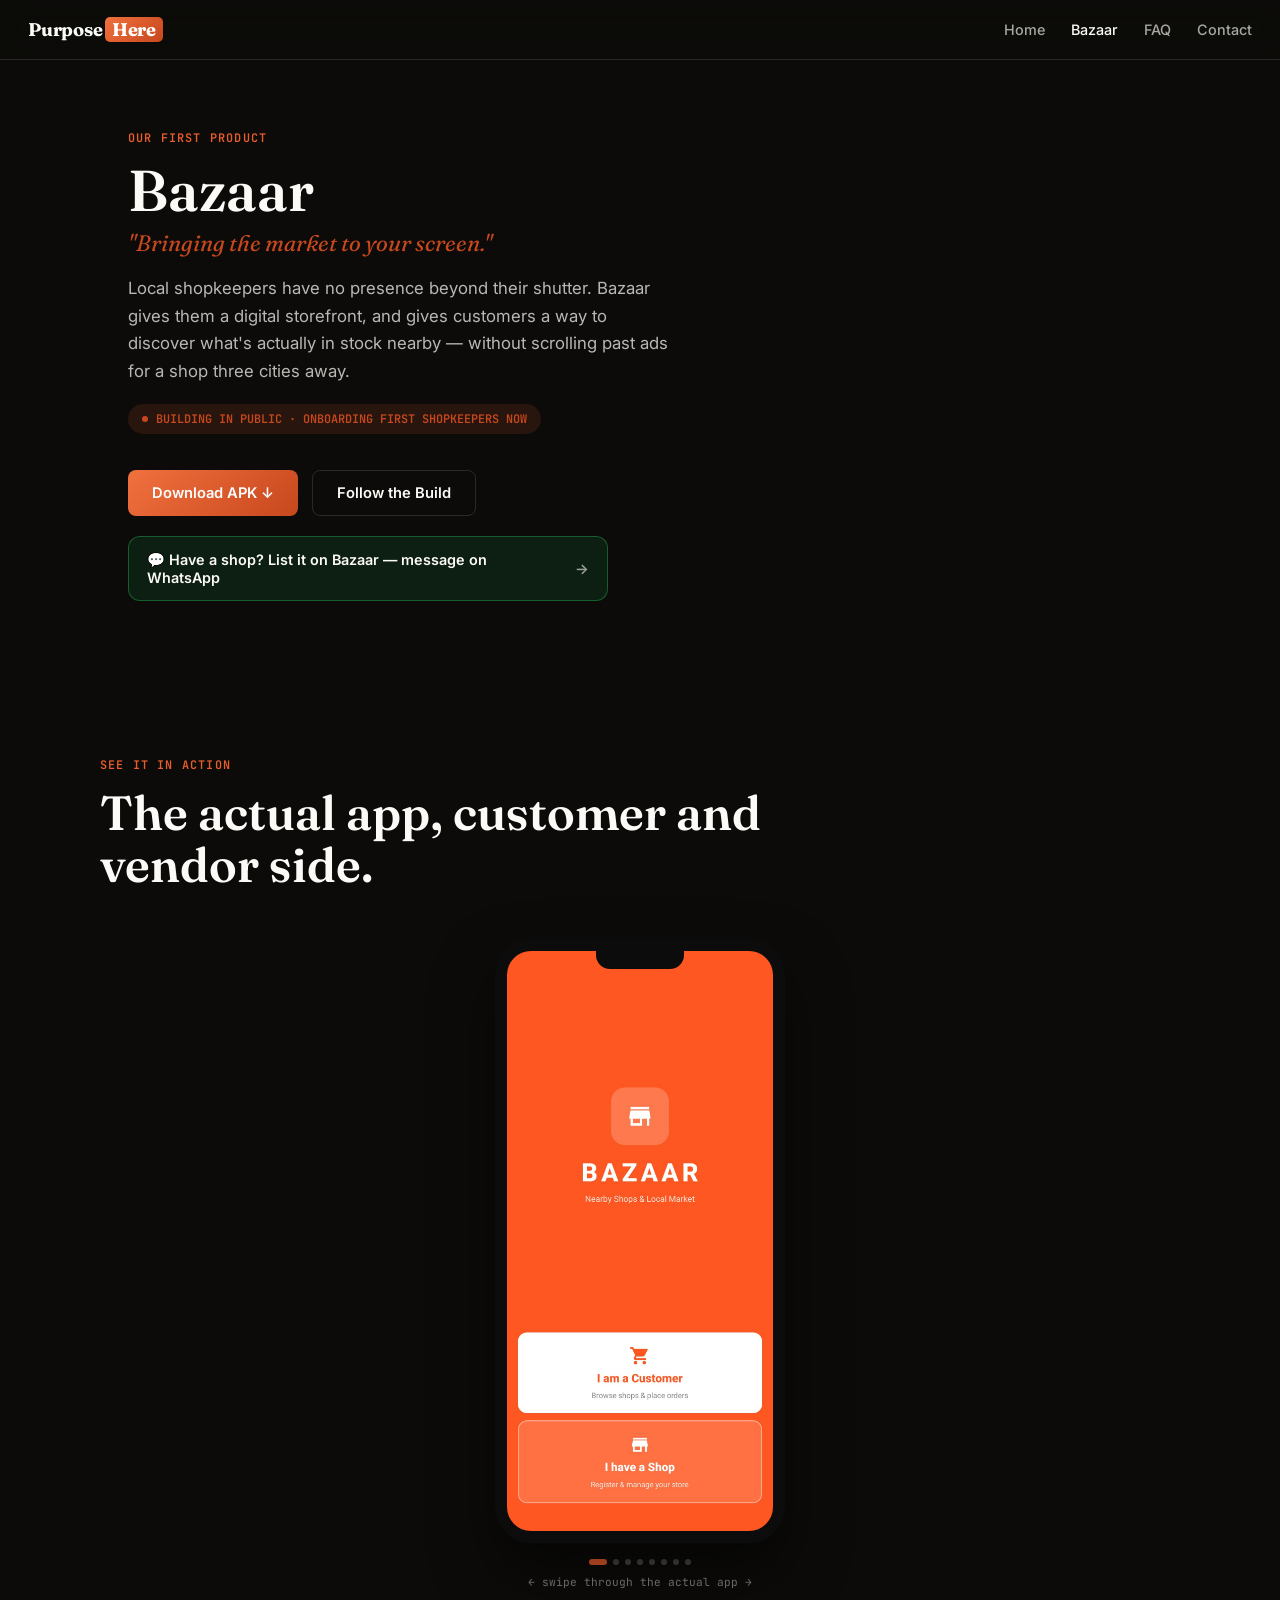
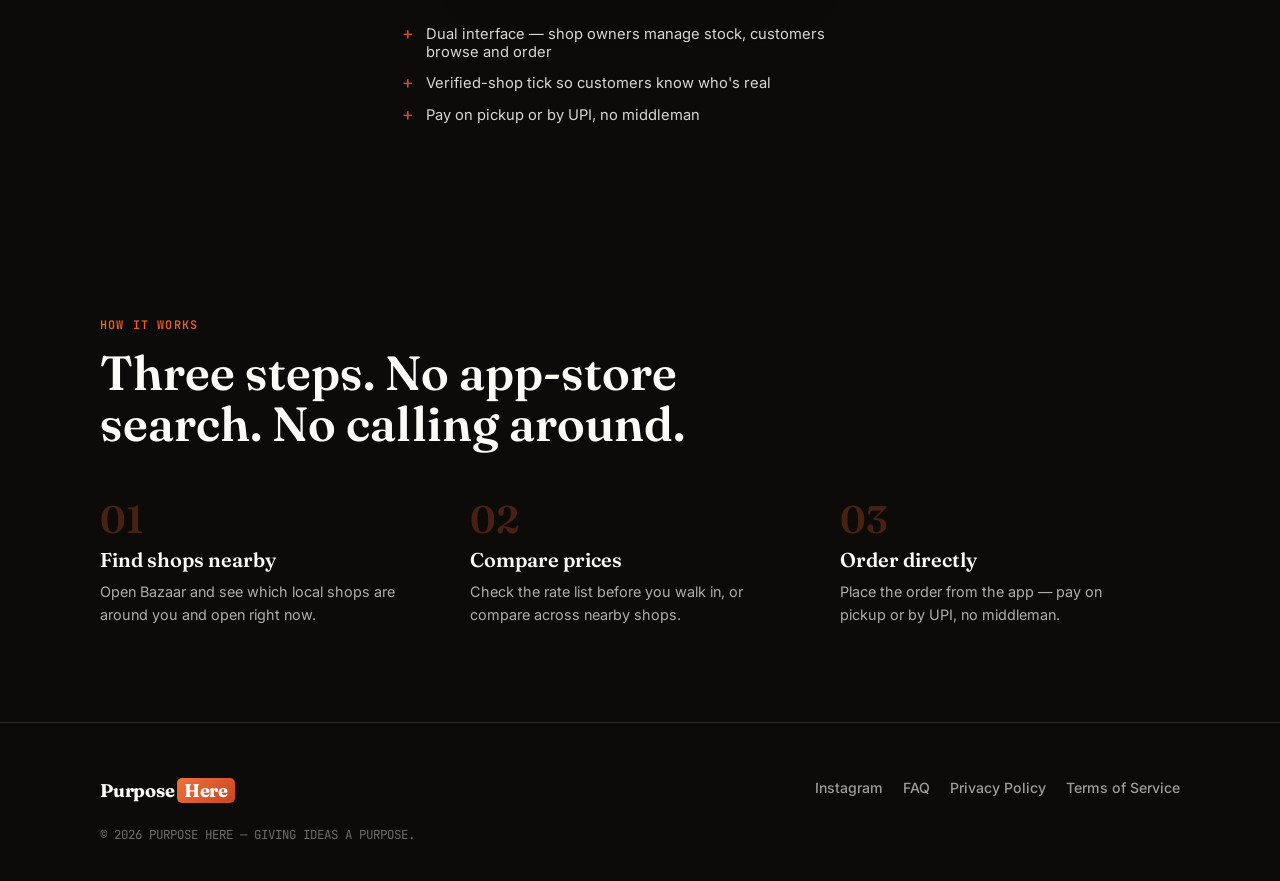
<file: bazaar.html>
<!DOCTYPE html>
<html lang="en">
<head>
<meta charset="UTF-8">
<meta name="viewport" content="width=device-width, initial-scale=1.0">
<title>Bazaar: Nearby Shops — Purpose Here</title>
<link rel="icon" href="icon.png">
<link rel="manifest" href="manifest.json">
<meta name="theme-color" content="#E85D2C">
<link rel="apple-touch-icon" href="icon.png">
<meta name="description" content="Bazaar — bringing the market to your screen. Discover nearby shops, compare prices, order directly.">
<meta property="og:title" content="Bazaar: Nearby Shops">
<meta property="og:image" content="https://purposehere.is-a.dev/bazaar-shop.png">
<meta property="og:description" content="Bringing the market to your screen.">
<link rel="preconnect" href="https://fonts.googleapis.com">
<link rel="preconnect" href="https://fonts.gstatic.com" crossorigin>
<link href="https://fonts.googleapis.com/css2?family=Fraunces:opsz,wght@9..144,400..900&family=Inter:wght@400;500;600;700&family=JetBrains+Mono:wght@400;500;600&display=swap" rel="stylesheet">
<link rel="stylesheet" href="styles.css">
<style>
  .bz-hero{
    padding:130px 28px 60px; max-width:1080px; margin:0 auto;
  }
  .bz-tagline{
    font-family:'Fraunces',serif; font-style:italic; font-size:1.4rem; font-weight:400;
    color:var(--orange-deep); margin-top:8px; margin-bottom:18px;
  }
  .bz-hero h1{
    font-family:'Fraunces',serif; font-weight:600; font-size:clamp(2.2rem,5.4vw,3.6rem);
    line-height:1.06; max-width:680px;
  }
  .bz-hero p.sub{ margin-top:18px; font-size:1.05rem; line-height:1.65; max-width:540px; opacity:0.72; }

  .status-pill{
    display:inline-flex; align-items:center; gap:8px;
    font-family:'JetBrains Mono',monospace; font-size:0.74rem; font-weight:600;
    background:rgba(232,93,44,0.12); color:var(--orange-deep);
    padding:7px 14px; border-radius:100px; margin-top:18px; margin-bottom:8px;
  }
  .status-pill .dot{width:6px;height:6px;border-radius:50%;background:var(--orange-deep); animation:pulse 1.8s infinite;}
  @keyframes pulse{0%,100%{opacity:1;}50%{opacity:0.3;}}

  .bz-cta{ margin-top:28px; display:flex; gap:14px; flex-wrap:wrap; }
  .shopkeeper-cta{
    display:inline-flex; align-items:center; gap:12px; margin-top:20px;
    background:rgba(37,211,102,0.1); border:1.5px solid rgba(37,211,102,0.35);
    border-radius:12px; padding:14px 18px; font-size:0.9rem; font-weight:600;
    color:var(--ink); transition:background .2s, transform .2s; max-width:480px;
  }
  .shopkeeper-cta:hover{ background:rgba(37,211,102,0.18); transform:translateY(-2px); }
  .shopkeeper-cta .arrow{ margin-left:auto; opacity:0.6; }

  /* Carousel section - dark band */
  .carousel-section{ background:var(--ink); color:var(--paper); border-radius:24px; margin:0 16px; }
  .carousel-section .label{ color:var(--orange); }
  .phone-carousel{ width:290px; margin:48px auto 0; }
  .phone-frame{
    background:#0c0c0c; border-radius:36px; padding:12px;
    box-shadow:0 30px 60px rgba(0,0,0,0.5); position:relative;
  }
  .phone-notch{
    position:absolute; top:12px; left:50%; transform:translateX(-50%);
    width:88px; height:18px; background:#0c0c0c; border-radius:0 0 14px 14px; z-index:2;
  }
  .carousel-track{
    display:flex; overflow-x:auto; scroll-snap-type:x mandatory;
    border-radius:24px; -webkit-overflow-scrolling:touch; scrollbar-width:none;
  }
  .carousel-track::-webkit-scrollbar{ display:none; }
  .carousel-track img{
    width:100%; flex:0 0 100%; scroll-snap-align:center;
    display:block; height:580px; object-fit:cover; object-position:top; background:#fff;
  }
  .carousel-dots{ display:flex; justify-content:center; gap:6px; margin-top:16px; }
  .carousel-dots span{ width:6px; height:6px; border-radius:50%; background:rgba(252,250,246,0.25); transition:background .2s, width .2s; }
  .carousel-dots span.active{ background:var(--orange); width:18px; border-radius:4px; }
  .carousel-hint{ text-align:center; font-family:'JetBrains Mono',monospace; font-size:0.7rem; opacity:0.4; margin-top:10px; }

  .feature-list{ display:flex; flex-direction:column; gap:13px; margin-top:36px; max-width:480px; margin-left:auto; margin-right:auto; }
  .feature-list div{ display:flex; gap:11px; align-items:flex-start; font-size:0.92rem; opacity:0.85; }
  .feature-list .tick{ color:var(--orange); font-weight:700; }

  /* How it works */
  .how-grid{ display:grid; grid-template-columns:repeat(3,1fr); gap:30px; margin-top:50px; }
  @media (max-width:860px){ .how-grid{grid-template-columns:1fr; gap:36px;} }
  .how-num{ font-family:'Fraunces',serif; font-size:2.4rem; font-weight:600; color:rgba(232,93,44,0.28); display:block; line-height:1; }
  .how-step h3{ font-family:'Fraunces',serif; font-size:1.25rem; font-weight:600; margin-top:8px; }
  .how-step p{ font-size:0.9rem; opacity:0.68; margin-top:8px; line-height:1.6; max-width:300px; }
</style>
</head>
<body>

<nav>
  <a href="index.html" class="ph-banner"><span class="p1">Purpose</span><span class="p2">Here</span></a>
  <div class="navlinks">
    <a href="index.html">Home</a>
    <a href="bazaar.html" class="active">Bazaar</a>
    <a href="index.html#faq">FAQ</a>
    <a href="index.html#contact">Contact</a>
  </div>
</nav>

<div class="bz-hero">
  <span class="label">OUR FIRST PRODUCT</span>
  <h1>Bazaar</h1>
  <div class="bz-tagline">"Bringing the market to your screen."</div>
  <p class="sub">Local shopkeepers have no presence beyond their shutter. Bazaar gives them a digital storefront, and gives customers a way to discover what's actually in stock nearby — without scrolling past ads for a shop three cities away.</p>

  <div class="status-pill"><span class="dot"></span>BUILDING IN PUBLIC · ONBOARDING FIRST SHOPKEEPERS NOW</div>

  <div class="bz-cta">
    <a href="https://drive.google.com/uc?export=download&id=1cqMkyef087T2KyIrzPQ7swjCarUPVy2G" class="btn btn-orange">Download APK ↓</a>
    <a href="https://instagram.com/sachintiwari_here" class="btn btn-ghost">Follow the Build</a>
  </div>

  <a href="https://wa.me/919910377585?text=Hi%2C%20I%20want%20to%20list%20my%20shop%20on%20Bazaar" class="shopkeeper-cta">
    <span>💬 Have a shop? List it on Bazaar — message on WhatsApp</span>
    <span class="arrow">→</span>
  </a>
</div>

<section class="carousel-section">
  <div class="wrap">
    <span class="label">SEE IT IN ACTION</span>
    <h2 class="title">The actual app, customer and vendor side.</h2>

    <div class="phone-carousel" aria-label="Bazaar app screenshots">
      <div class="phone-frame">
        <div class="phone-notch"></div>
        <div class="carousel-track" id="carouselTrack">
          <img src="screenshots/1000027518.png" alt="Bazaar onboarding screen — choose Customer or Shop">
          <img src="screenshots/1000027519.png" alt="Bazaar home screen — nearby shops list">
          <img src="screenshots/1000027520.png" alt="Bazaar shop profile — rate list">
          <img src="screenshots/1000027530.png" alt="Bazaar order screen — cash on pickup or UPI">
          <img src="screenshots/1000027526.png" alt="Bazaar vendor dashboard">
          <img src="screenshots/1000027521.png" alt="Bazaar shop info — call and WhatsApp">
          <img src="screenshots/1000027527.png" alt="Bazaar vendor products screen">
          <img src="screenshots/1000027528.png" alt="Bazaar vendor incoming order">
        </div>
      </div>
      <div class="carousel-dots" id="carouselDots"></div>
      <p class="carousel-hint">← swipe through the actual app →</p>
    </div>

    <div class="feature-list">
      <div><span class="tick">＋</span> Dual interface — shop owners manage stock, customers browse and order</div>
      <div><span class="tick">＋</span> Verified-shop tick so customers know who's real</div>
      <div><span class="tick">＋</span> Pay on pickup or by UPI, no middleman</div>
    </div>
  </div>
</section>

<section id="how">
  <div class="wrap">
    <span class="label">HOW IT WORKS</span>
    <h2 class="title">Three steps. No app-store search. No calling around.</h2>
    <div class="how-grid">
      <div class="how-step">
        <span class="how-num">01</span>
        <h3>Find shops nearby</h3>
        <p>Open Bazaar and see which local shops are around you and open right now.</p>
      </div>
      <div class="how-step">
        <span class="how-num">02</span>
        <h3>Compare prices</h3>
        <p>Check the rate list before you walk in, or compare across nearby shops.</p>
      </div>
      <div class="how-step">
        <span class="how-num">03</span>
        <h3>Order directly</h3>
        <p>Place the order from the app — pay on pickup or by UPI, no middleman.</p>
      </div>
    </div>
  </div>
</section>

<footer id="contact">
  <div class="foot-grid">
    <a href="index.html" class="ph-banner"><span class="p1">Purpose</span><span class="p2">Here</span></a>
    <div class="foot-links">
      <a href="https://instagram.com/sachintiwari_here">Instagram</a>
      <a href="index.html#faq">FAQ</a>
      <a href="privacy.html">Privacy Policy</a>
      <a href="terms.html">Terms of Service</a>
    </div>
  </div>
  <div class="copyright">© 2026 PURPOSE HERE — GIVING IDEAS A PURPOSE.</div>
</footer>

<script src="main.js"></script>
</body>
</html>
</file>
<file: styles.css>
:root{
  --orange:#E85D2C;
  --orange-deep:#C8481E;
  --bg:#0C0B09;
  --surface:#17140F;
  --surface-2:#1E1A14;
  --paper:#FCFAF6;
  --navy:#1B263B;
  --navy-light:#5A6C8C;
  --line: rgba(252,250,246,0.12);
  --grad-orange: linear-gradient(135deg, #F0703E 0%, #C8481E 100%);
  --grad-navy: linear-gradient(135deg, #2D3F5C 0%, #0F1826 100%);
}
*{margin:0;padding:0;box-sizing:border-box;}
html{scroll-behavior:smooth;}
body{
  background:var(--bg);
  color:var(--paper);
  font-family:'Inter',sans-serif;
  overflow-x:hidden;
}
.mono{font-family:'JetBrains Mono',monospace; letter-spacing:0.04em;}
a{color:inherit; text-decoration:none;}
img{max-width:100%; display:block;}
::selection{ background:var(--orange); color:white; }

/* ---------- NAV ---------- */
nav{
  position:fixed; top:0; left:0; right:0; z-index:100;
  display:flex; justify-content:space-between; align-items:center;
  padding:18px 28px;
  background:rgba(12,11,9,0.82);
  backdrop-filter:blur(12px);
  border-bottom:1px solid var(--line);
}
.ph-banner{
  font-family:'Fraunces',serif; font-weight:700; font-size:1.15rem; letter-spacing:-0.01em;
}
.ph-banner .p1{ color:var(--paper); }
.ph-banner .p2{
  color:white; background:var(--grad-orange); padding:1px 7px; border-radius:5px; margin-left:2px;
}
.navlinks{display:flex; gap:26px; font-size:0.9rem; font-weight:500;}
.navlinks a{opacity:0.65; transition:opacity .2s; color:var(--paper);}
.navlinks a:hover, .navlinks a.active{opacity:1;}
@media (max-width:680px){ .navlinks{gap:16px; font-size:0.82rem;} }

section{padding:96px 28px;}
.wrap{max-width:1080px; margin:0 auto;}
.label{
  font-family:'JetBrains Mono', monospace;
  font-size:0.74rem; font-weight:600; text-transform:uppercase;
  letter-spacing:0.1em; color:var(--orange); margin-bottom:14px; display:block;
}
h2.title{
  font-family:'Fraunces', serif; font-weight:600; color:var(--paper);
  font-size:clamp(1.9rem, 4.2vw, 3rem); line-height:1.08; max-width:680px;
}

.btn{
  padding:13px 24px; border-radius:8px; font-weight:600; font-size:0.92rem;
  display:inline-flex; align-items:center; gap:8px;
  transition:transform .2s ease, box-shadow .2s ease;
}
.btn-primary{background:var(--paper); color:var(--bg);}
.btn-primary:hover{transform:translateY(-2px); box-shadow:0 10px 22px rgba(252,250,246,0.15);}
.btn-orange{background:var(--grad-orange); color:white;}
.btn-orange:hover{transform:translateY(-2px); box-shadow:0 10px 26px rgba(232,93,44,0.4);}
.btn-navy{background:var(--grad-navy); color:var(--paper);}
.btn-navy:hover{transform:translateY(-2px); box-shadow:0 10px 26px rgba(27,38,59,0.5);}
.btn-ghost{border:1.5px solid var(--line); color:var(--paper);}
.btn-ghost:hover{border-color:var(--paper); transform:translateY(-2px);}

/* ---------- FAQ (shared) ---------- */
.faq-list{ margin-top:48px; border-top:1px solid var(--line); }
.faq-item{ border-bottom:1px solid var(--line); }
.faq-q{
  display:flex; justify-content:space-between; align-items:center;
  padding:22px 0; cursor:pointer; font-weight:600; font-size:1rem; color:var(--paper);
}
.faq-q .plus{ font-size:1.3rem; color:var(--orange); transition:transform .25s; font-weight:400; flex-shrink:0; margin-left:16px; }
.faq-item.open .plus{ transform:rotate(45deg); }
.faq-a{ max-height:0; overflow:hidden; transition:max-height .3s ease; }
.faq-a p{ padding-bottom:20px; font-size:0.92rem; line-height:1.65; opacity:0.62; max-width:640px; }
.faq-item.open .faq-a{ max-height:240px; }

/* ---------- FOOTER (shared) ---------- */
footer{
  padding:56px 28px 38px; border-top:1px solid var(--line);
}
.foot-grid{ display:flex; justify-content:space-between; align-items:flex-start; flex-wrap:wrap; gap:24px; max-width:1080px; margin:0 auto; }
.foot-links{display:flex; gap:20px; font-size:0.88rem; font-weight:500; flex-wrap:wrap;}
.foot-links a{opacity:0.6; transition:opacity .2s;}
.foot-links a:hover{opacity:1; color:var(--orange);}
.copyright{font-size:0.78rem; opacity:0.4; max-width:1080px; margin:24px auto 0; font-family:'JetBrains Mono',monospace;}

a:focus-visible, button:focus-visible{outline:2px solid var(--orange); outline-offset:3px;}
@media (prefers-reduced-motion: reduce){ *{transition:none !important;} }
</file>
